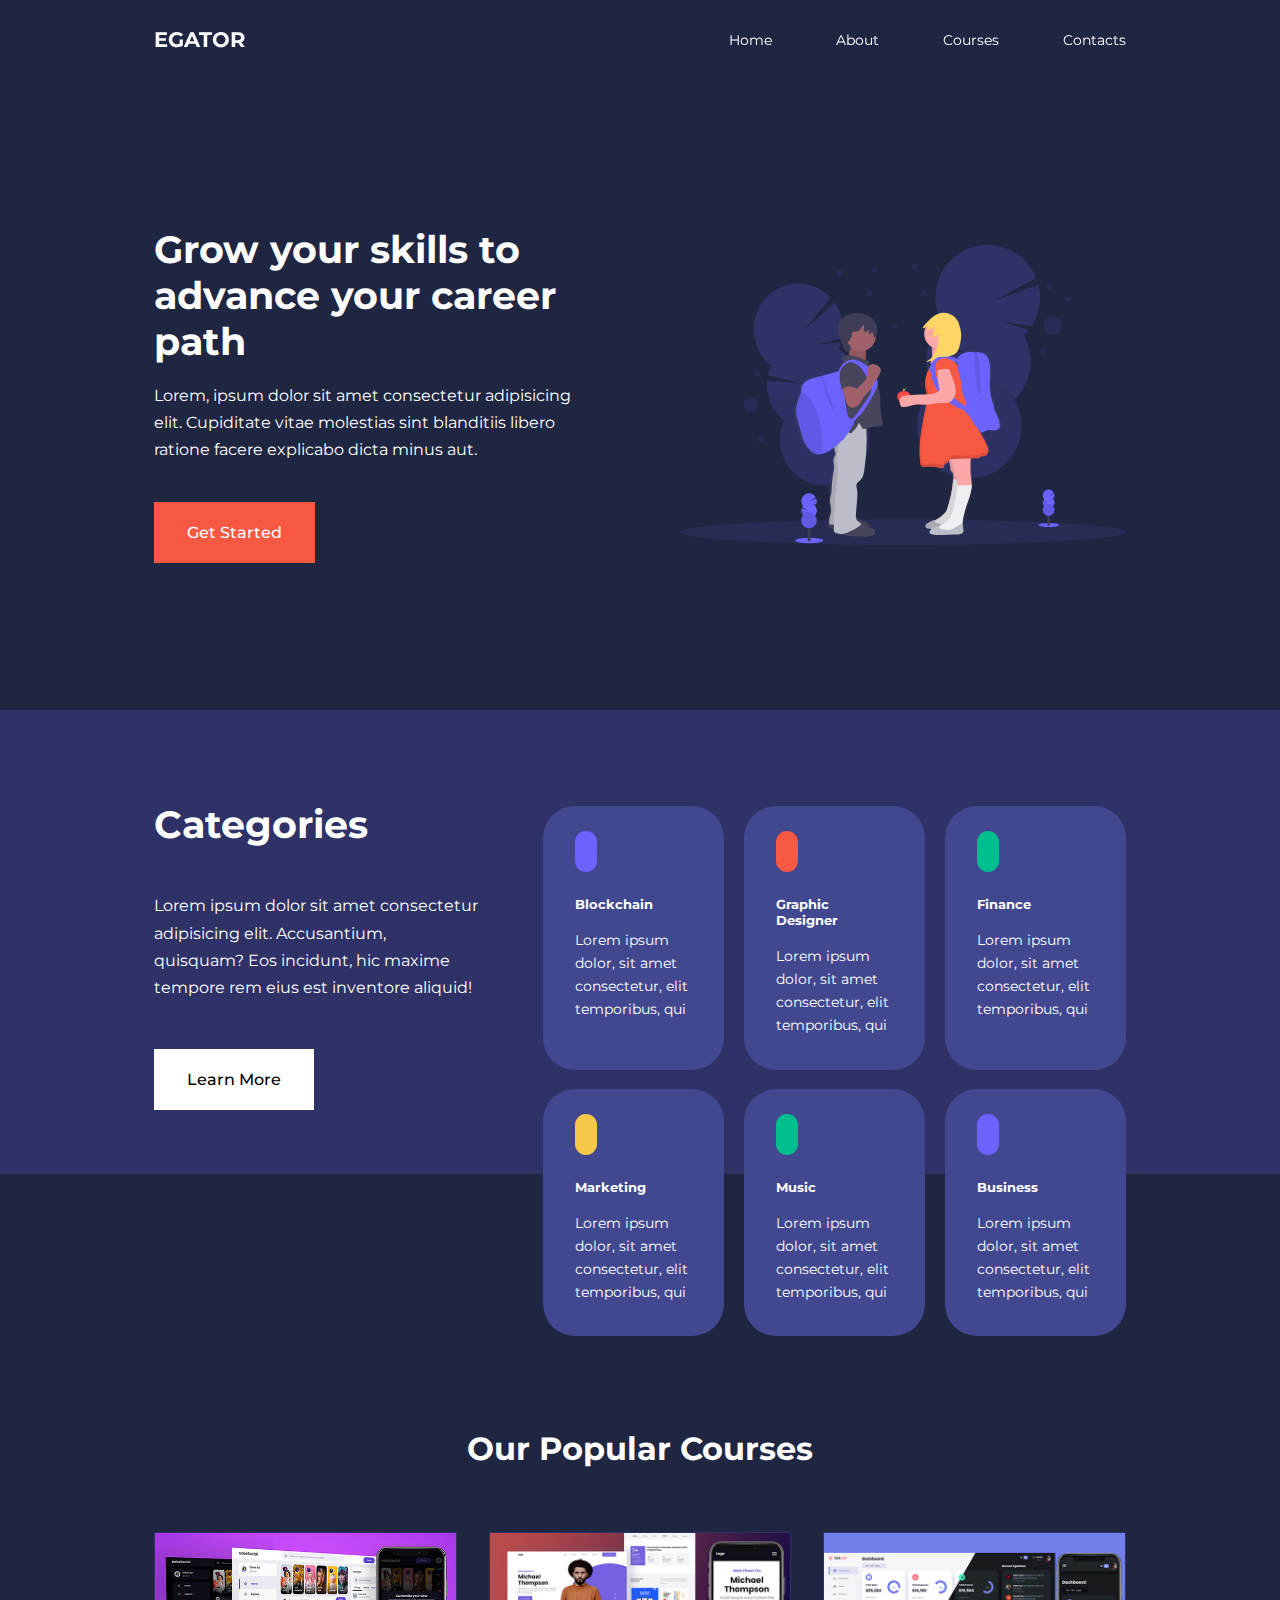
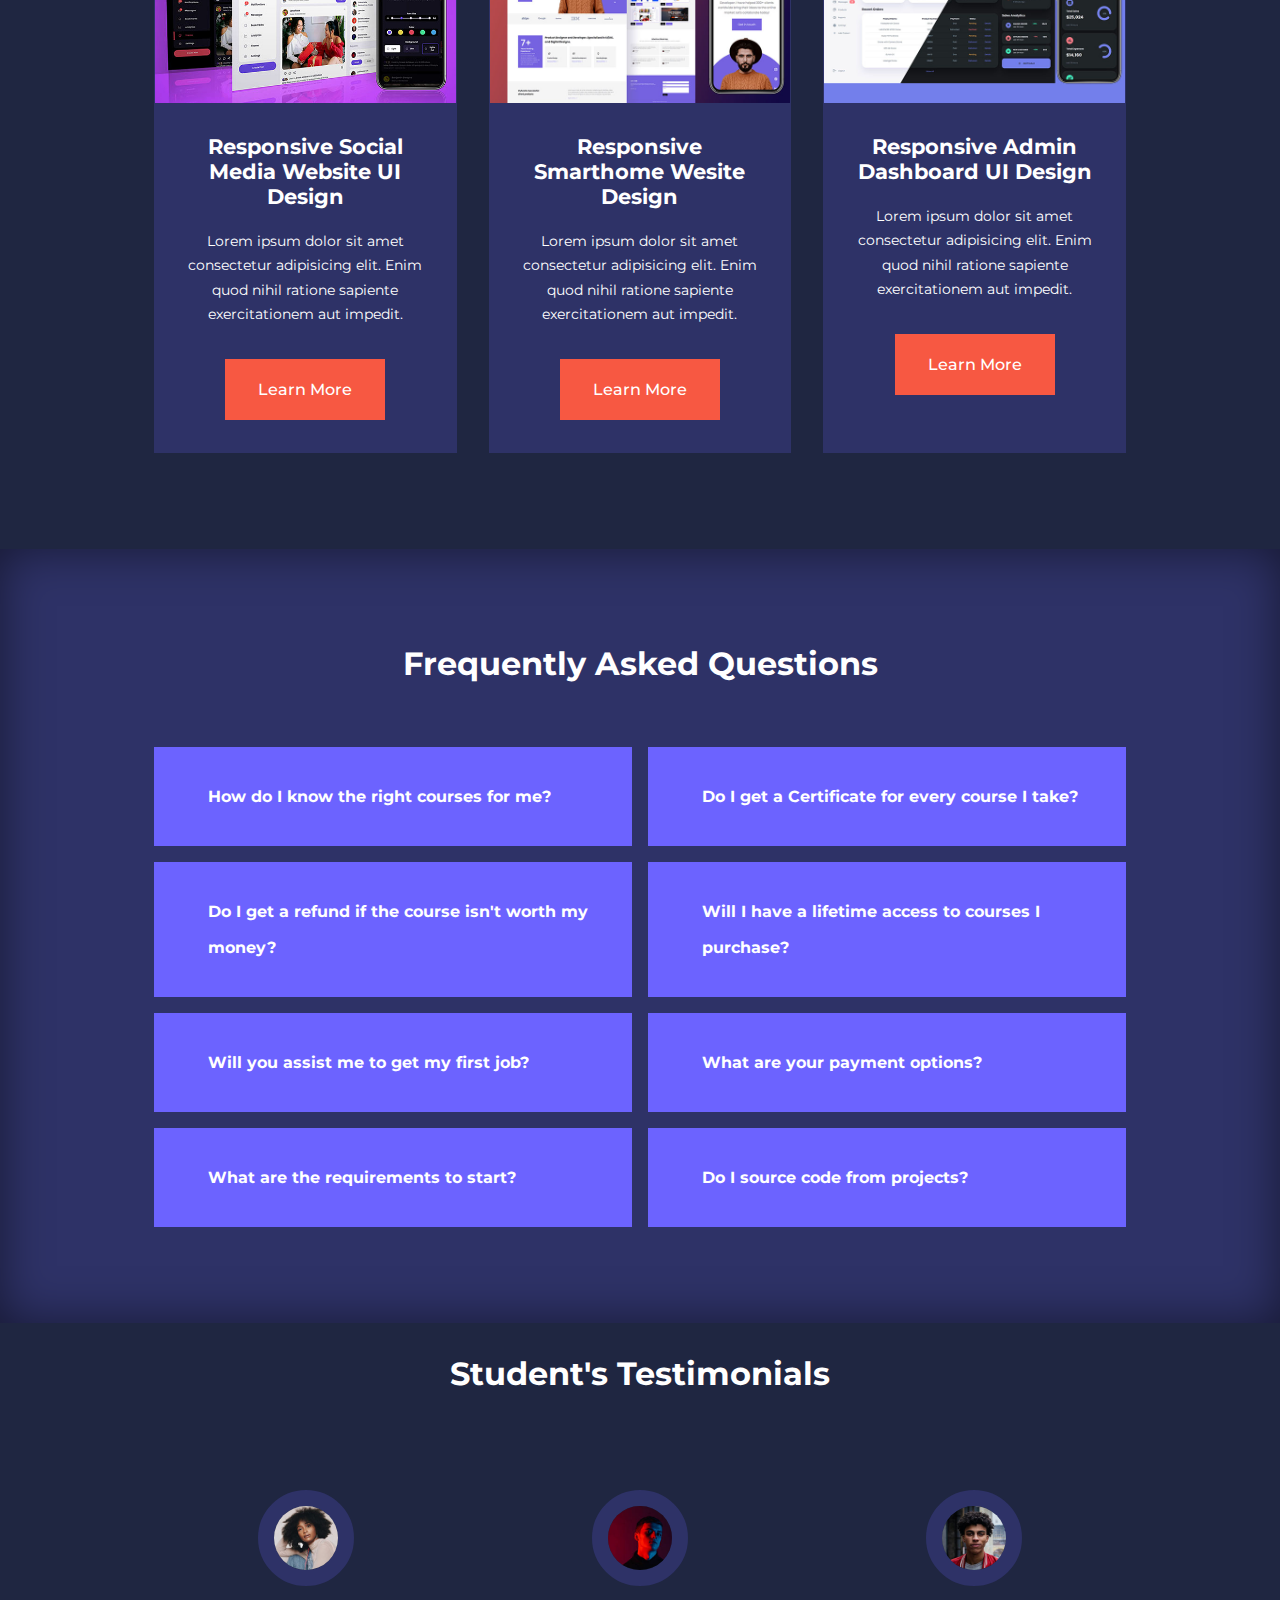
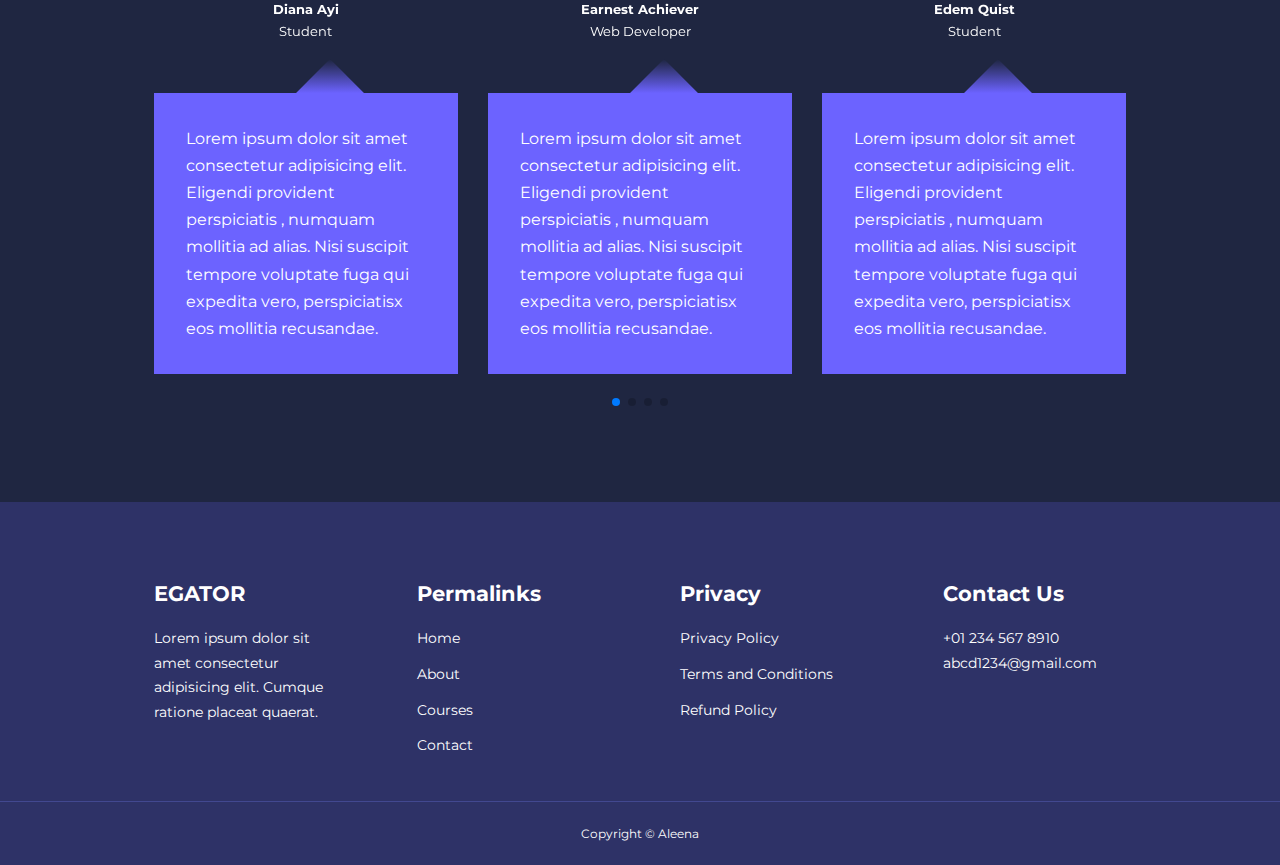
<file: index.html>
<!DOCTYPE html>
<html lang="en">
<head>
    <meta charset="UTF-8">
    <meta name="viewport" content="width=device-width, initial-scale=1.0">
    <title>Education Website</title>
    <link rel="stylesheet" href="https://unicons.iconscout.com/release/v4.0.8/css/line.css">
    <link rel="preconnect" href="https://fonts.googleapis.com">
    <link rel="preconnect" href="https://fonts.gstatic.com" crossorigin>
    <link href="https://fonts.googleapis.com/css2?family=Montserrat:wght@300;400;500;600;700;800;900&family=Poppins:wght@300;400;600;700;800&family=Rubik:wght@300;400;500;600&display=swap" rel="stylesheet">
    <link rel="stylesheet" href="https://cdn.jsdelivr.net/npm/swiper@10/swiper-bundle.min.css"/>
    <link rel="stylesheet" href="css/styles.css">

  

</head>
<body>
    <nav>
        <div class="container nav__container">
            <a href="index.html"><h4>EGATOR</h4></a>
            <ul class="nav__menu">
                <li><a href="index.html">Home</a></li>
                <li><a href="about.html">About</a></li>
                <li><a href="courses.html">Courses</a></li>
                <li><a href="contacts.html">Contacts</a></li>
        </ul>
        <button id="open-menu-btn"><i class="uil uil-bars"></i></button>
        <button id="close-menu-btn"><i class="uil uil-multiply"></i></button>

        </div>
    </nav>
<!--==============END OF NAVBAR=============-->

    <header>
        <div class="container header__container">
            <div class="header__left">
                <h1>Grow your skills to advance your career path</h1>
                <p>
                    Lorem, ipsum dolor sit amet consectetur adipisicing elit. Cupiditate vitae molestias sint blanditiis libero ratione facere explicabo dicta minus aut.
                </p>
                <a href="courses.html" class="btn btn-primary">Get Started</a>
            </div>
            <div class="header__right">
                <div class="header_right-image">
                    <img src="images/header.svg" alt="">
                </div>
            </div>
        </div>
    </header>

<!--==============END OF HEADER=============-->


<section class="categories">
    <div class="container categories__container">
        <div class="categories__left">
            <h1>Categories</h1>
            <p>Lorem ipsum dolor sit amet consectetur adipisicing elit. Accusantium, quisquam? Eos incidunt, hic maxime tempore rem eius est inventore aliquid!</p>
        <a href="#" class="btn">Learn More</a>
     </div>
        <div class="categories__right">
            <articles class="category">
                <span class="category__icon"><i class="uil uil-bitcoin-circle"></i></span>
                <h5>Blockchain</h5>
                <p>Lorem ipsum dolor, sit amet consectetur, elit temporibus, qui</p>
                
            </articles>

            <articles class="category">
                <span class="category__icon"><i class="uil uil-palette"></i></span>
                <h5>Graphic Designer</h5>
                <p>Lorem ipsum dolor, sit amet consectetur, elit temporibus, qui</p>
            </articles>

            <articles class="category">
                <span class="category__icon"><i class="uil uil-usd-circle"></i></span>
                <h5>Finance</h5>
                <p>Lorem ipsum dolor, sit amet consectetur, elit temporibus, qui</p>
            </articles>

            <articles class="category">
                <span class="category__icon"><i class="uil uil-megaphone"></i></span>
                <h5>Marketing</h5>
                <p>Lorem ipsum dolor, sit amet consectetur, elit temporibus, qui</p>
            </articles>
            
            <articles class="category">
                <span class="category__icon"><i class="uil uil-music"></i></span>
                <h5>Music</h5>
                <p>Lorem ipsum dolor, sit amet consectetur, elit temporibus, qui</p>
            </articles>

            <articles class="category">
                <span class="category__icon"><i class="uil uil-puzzle-piece"></i></span>
                <h5>Business</h5>
                <p>Lorem ipsum dolor, sit amet consectetur, elit temporibus, qui</p>
            </articles>
    </div>
    </div>
</section>

<!--==============END OF CATEGORIES=============-->

<section class="courses">
    <h2>Our Popular Courses</h2>
     <div class="container courses__container">
        <article class="course">
            <div class="course__img">
                <img src="images/course1.jpg" alt="">
            </div>
            <div class="course__info"><h4>Responsive Social Media Website UI Design</h4>
            <p>Lorem ipsum dolor sit amet consectetur adipisicing elit. Enim quod nihil ratione sapiente exercitationem aut impedit.</p>
            <a href="courses.html" class="btn btn-primary">Learn More</a>
        </div>
            
        </article>

        <article class="course">
            <div class="course__img">
                <img src="images/course2.jpg" alt="">
            </div>
            <div class="course__info"><h4>Responsive Smarthome Wesite Design</h4>
            <p>Lorem ipsum dolor sit amet consectetur adipisicing elit. Enim quod nihil ratione sapiente exercitationem aut impedit.</p>
            <a href="courses.html" class="btn btn-primary">Learn More</a>
        </div>
            
        </article>

        <article class="course">
            <div class="course__img">
                <img src="images/course3.jpg" alt="">
            </div>
            <div class="course__info"> <h4>Responsive Admin Dashboard UI Design</h4>
            <p>Lorem ipsum dolor sit amet consectetur adipisicing elit. Enim quod nihil ratione sapiente exercitationem aut impedit.</p>
            <a href="courses.html" class="btn btn-primary">Learn More</a>
        </div>
           
        </article>
     </div>
</section>


<!--==============END OF COURSES=============-->




<section class="faqs">
    <h2>Frequently Asked Questions</h2>
    <div class="container faqs__container">
        <article class="faq">
            <div class="faq__icon"><i class="uil uil-plus"></i></div> 
            <div class="question__answer">
                <h4>How do I know the right courses for me?</h4>
                <p>Lorem ipsum dolor sit amet consectetur adipisicing elit. Excepturi veniam dolores nisi quidem maxime nesciunt in sunt rem quo inventore quis eum, numquam id praesentium? Pariatur dignissimos sit velit voluptate!</p>
            </div> 
        </article>

        <article class="faq">
            <div class="faq__icon"><i class="uil uil-plus"></i></div> 
            <div class="question__answer">
                <h4>Do I get a Certificate for every course I take?</h4>
                <p>Lorem ipsum dolor sit amet consectetur adipisicing elit. Excepturi veniam dolores nisi quidem maxime nesciunt in sunt rem quo inventore quis eum, numquam id praesentium? Pariatur dignissimos sit velit voluptate!</p>
            </div> 
        </article>

        <article class="faq">
            <div class="faq__icon"><i class="uil uil-plus"></i></div> 
            <div class="question__answer">
                <h4>Do I get a refund if the course isn't worth my money?</h4>
                <p>Lorem ipsum dolor sit amet consectetur adipisicing elit. Excepturi veniam dolores nisi quidem maxime nesciunt in sunt rem quo inventore quis eum, numquam id praesentium? Pariatur dignissimos sit velit voluptate!</p>
            </div> 
        </article>

        <article class="faq">
            <div class="faq__icon"><i class="uil uil-plus"></i></div> 
            <div class="question__answer">
                <h4>Will I have a lifetime access to courses I purchase?</h4>
                <p>Lorem ipsum dolor sit amet consectetur adipisicing elit. Excepturi veniam dolores nisi quidem maxime nesciunt in sunt rem quo inventore quis eum, numquam id praesentium? Pariatur dignissimos sit velit voluptate!</p>
            </div> 
        </article>

        <article class="faq">
            <div class="faq__icon"><i class="uil uil-plus"></i></div> 
            <div class="question__answer">
                <h4>Will you assist me to get my first job?</h4>
                <p>Lorem ipsum dolor sit amet consectetur adipisicing elit. Excepturi veniam dolores nisi quidem maxime nesciunt in sunt rem quo inventore quis eum, numquam id praesentium? Pariatur dignissimos sit velit voluptate!</p>
            </div> 
        </article>

        <article class="faq">
            <div class="faq__icon"><i class="uil uil-plus"></i></div> 
            <div class="question__answer">
                <h4>What are your payment options?</h4>
                <p>Lorem ipsum dolor sit amet consectetur adipisicing elit. Excepturi veniam dolores nisi quidem maxime nesciunt in sunt rem quo inventore quis eum, numquam id praesentium? Pariatur dignissimos sit velit voluptate!</p>
            </div> 
        </article>

        <article class="faq">
            <div class="faq__icon"><i class="uil uil-plus"></i></div> 
            <div class="question__answer">
                <h4>What are the requirements to start?</h4>
                <p>Lorem ipsum dolor sit amet consectetur adipisicing elit. Excepturi veniam dolores nisi quidem maxime nesciunt in sunt rem quo inventore quis eum, numquam id praesentium? Pariatur dignissimos sit velit voluptate!</p>
            </div> 
        </article>
        
        <article class="faq">
            <div class="faq__icon"><i class="uil uil-plus"></i></div> 
            <div class="question__answer">
                <h4>Do I source code from projects?</h4>
                <p>Lorem ipsum dolor sit amet consectetur adipisicing elit. Excepturi veniam dolores nisi quidem maxime nesciunt in sunt rem quo inventore quis eum, numquam id praesentium? Pariatur dignissimos sit velit voluptate!</p>
            </div> 
        </article>

    </div>
</section>

<!--==============END OF FAQS=============-->


<section class="container testimonials__container swiper mySwiper">
    <h2>Student's Testimonials</h2>
    <div class="swiper-wrapper">
        <article class="testimonial swiper-slide">
            <div class="avatar">
                <img src="images/avatar1.jpg" alt="">
            </div>
            <div class="testimonial__info">
                <h5>Diana Ayi</h5>
                <small>Student</small>
            </div>
            <div class="testimonial__body">
                <p>Lorem ipsum dolor sit amet consectetur adipisicing elit. Eligendi provident perspiciatis , numquam mollitia ad alias. Nisi suscipit tempore voluptate fuga qui expedita vero, perspiciatisx eos mollitia recusandae.</p>
            </div>
        </article>


        <article class="testimonial swiper-slide">
            <div class="avatar">
                <img src="images/avatar2.jpg" alt="">
            </div>
            <div class="testimonial__info">
                <h5>Earnest Achiever</h5>
                <small>Web Developer</small>
            </div>
            <div class="testimonial__body">
                <p>Lorem ipsum dolor sit amet consectetur adipisicing elit. Eligendi provident perspiciatis , numquam mollitia ad alias. Nisi suscipit tempore voluptate fuga qui expedita vero, perspiciatisx eos mollitia recusandae.</p>
            </div>
        </article>


        <article class="testimonial swiper-slide">
            <div class="avatar">
                <img src="images/avatar3.jpg" alt="">
            </div>
            <div class="testimonial__info">
                <h5>Edem Quist</h5>
                <small>Student</small>
            </div>
            <div class="testimonial__body">
                <p>Lorem ipsum dolor sit amet consectetur adipisicing elit. Eligendi provident perspiciatis , numquam mollitia ad alias. Nisi suscipit tempore voluptate fuga qui expedita vero, perspiciatisx eos mollitia recusandae.</p>
            </div>
        </article>


        <article class="testimonial swiper-slide">
            <div class="avatar">
                <img src="images/avatar4.jpg" alt="">
            </div>
            <div class="testimonial__info">
                <h5>Hajia Bintu</h5>
                <small>Student</small>
            </div>
            <div class="testimonial__body">
                <p>Lorem ipsum dolor sit amet consectetur adipisicing elit. Eligendi provident perspiciatis , numquam mollitia ad alias. Nisi suscipit tempore voluptate fuga qui expedita vero, perspiciatisx eos mollitia recusandae.</p>
            </div>
        </article>


        <article class="testimonial swiper-slide">
            <div class="avatar">
                <img src="images/avatar5.jpg" alt="">
            </div>
            <div class="testimonial__info">
                <h5>Jane Doe</h5>
                <small>Student</small>
            </div>
            <div class="testimonial__body">
                <p>Lorem ipsum dolor sit amet consectetur adipisicing elit. Eligendi provident perspiciatis , numquam mollitia ad alias. Nisi suscipit tempore voluptate fuga qui expedita vero, perspiciatisx eos mollitia recusandae.</p>
            </div>
        </article>


        <article class="testimonial swiper-slide">
            <div class="avatar">
                <img src="images/avatar6.jpg" alt="">
            </div>
            <div class="testimonial__info">
                <h5>Miss Kayla</h5>
                <small>Web Developer</small>
            </div>
            <div class="testimonial__body">
                <p>Lorem ipsum dolor sit amet consectetur adipisicing elit. Eligendi provident perspiciatis , numquam mollitia ad alias. Nisi suscipit tempore voluptate fuga qui expedita vero, perspiciatisx eos mollitia recusandae.</p>
            </div>
        </article>
    </div>
    <div class="swiper-pagination"></div>
</section>


<!--==============END OF TESTIMONIALS=============-->


<footer>
    <div class="container footer__container">
        <div class="footer__1">
            <a href="index.html" class="footer__logo"><h4>EGATOR</h4></a>
            <p>Lorem ipsum dolor sit amet consectetur adipisicing elit. Cumque ratione placeat quaerat.</p>
        </div>

        <div class="footer__2">
            <h4>Permalinks</h4>
            <ul class="permalinks">
                <li><a href="index.html">Home </a></li>
                <li><a href="about.html">About</a></li>
                <li><a href="courses.html">Courses</a></li>
                <li><a href="contacts.html">Contact</a></li>
            </ul>
        </div>

        <div class="footer__3">
            <h4>Privacy</h4>
            <ul class="privacy">
                <li><a href="#">Privacy Policy</a></li>
                <li><a href="#">Terms and Conditions</a></li>
                <li><a href="#">Refund Policy</a></li>
            </ul>
        </div>

        <div class="footer__4">
            <h4>Contact Us</h4>
            <div>
                <p>+01 234 567 8910</p>
                <p>abcd1234@gmail.com</p>
            </div>
        
        
        <ul class="footer__socials">
            <li><a href="#"><i class="uil uil-facebook"></i></a></li>
            <li><a href="#"><i class="uil uil-instagram"></i></a></li>
            <li><a href="#"><i class="uil uil-twitter"></i></a></li>
            <li><a href="#"><i class="uil uil-linkedin-alt"></i></a></li>
        </ul>
        </div>
      </div>
       
      <div class="footer__copyright">
            <small>Copyright &copy; Aleena</small>
        </div>
  
</footer>
 
<!--==============END OF FOOTER=============-->


<script src="https://cdn.jsdelivr.net/npm/swiper@10/swiper-bundle.min.js"></script>
<script src="main.js"></script>
<script>
var swiper = new Swiper(".mySwiper", {
    slidesPerView: 1,
    spaceBetween: 30,
    pagination: {
      el: ".swiper-pagination",
      clickable: true,
    },
    breakpoints:{
        800: {
            slidesPerView: 2,
        },
        1200: {
            slidesPerView: 3,
        }
    }
  });
</script>
</body>
</html>
</file>
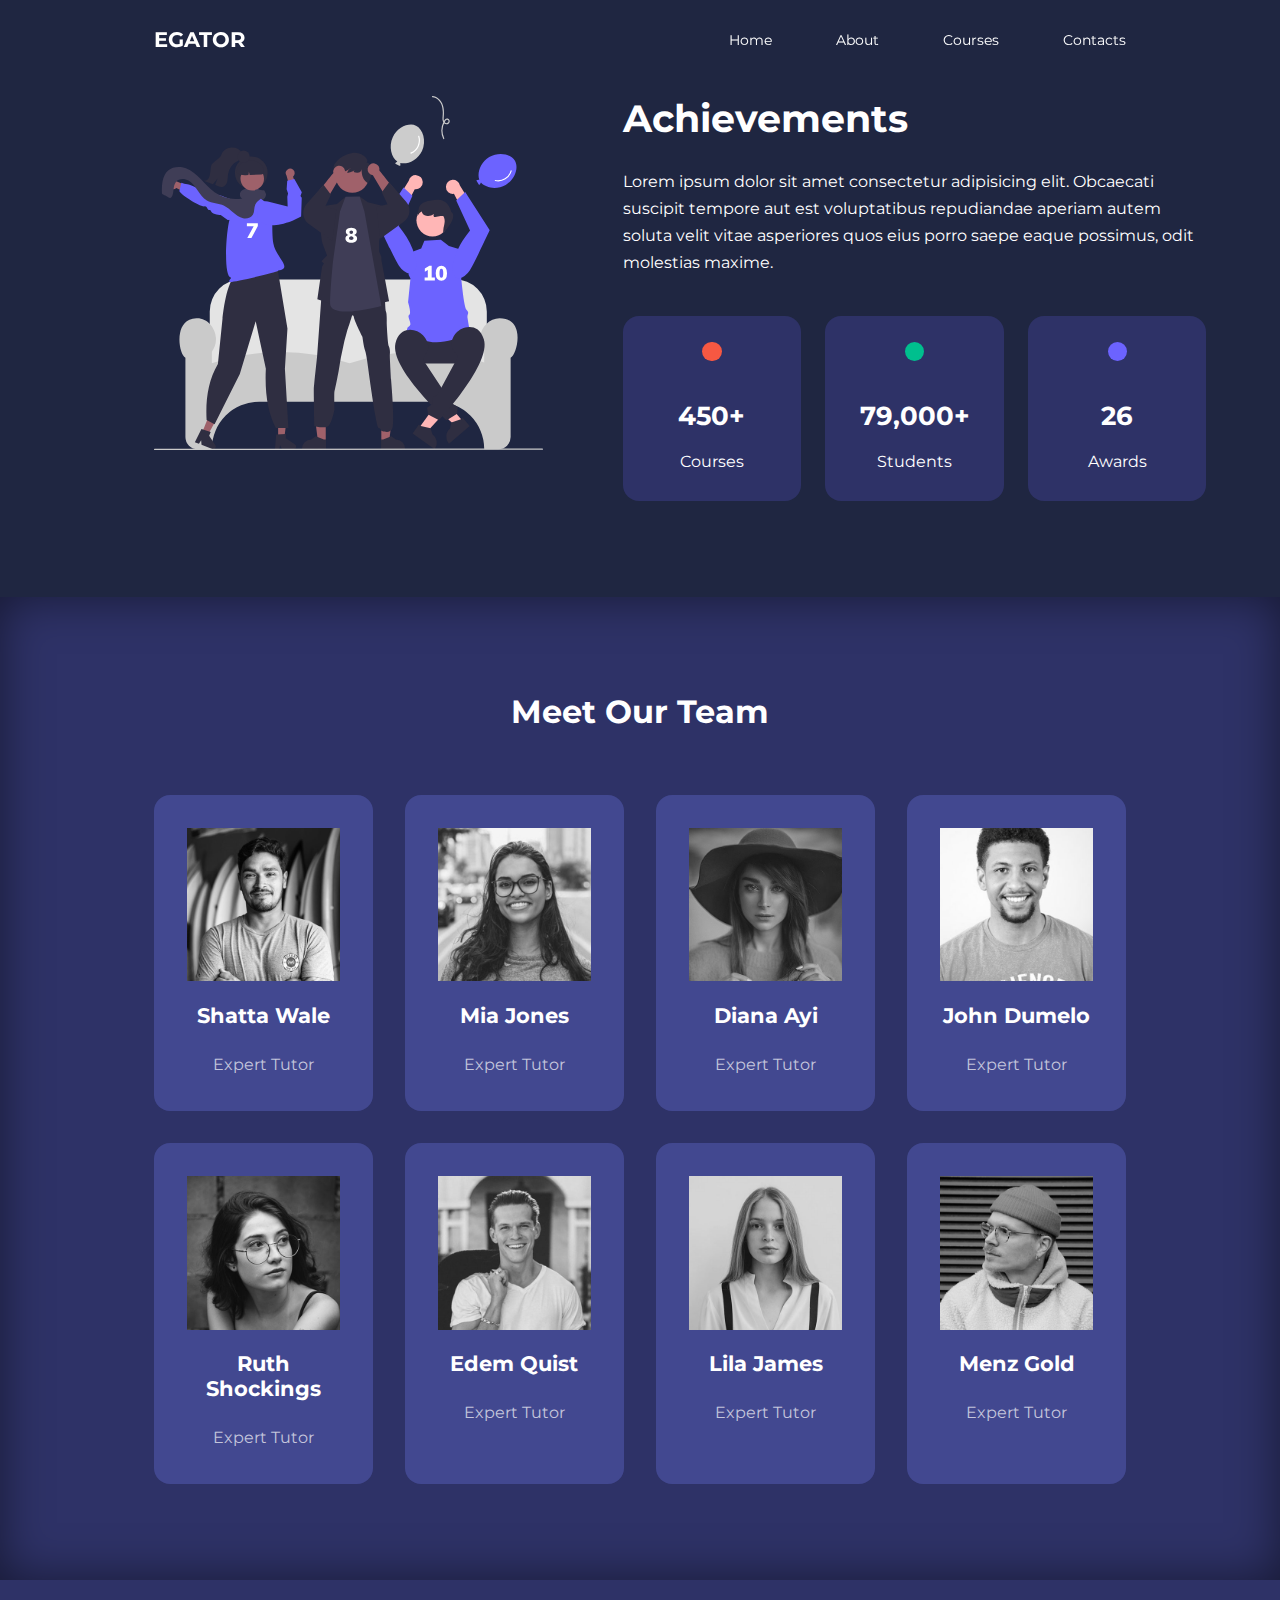
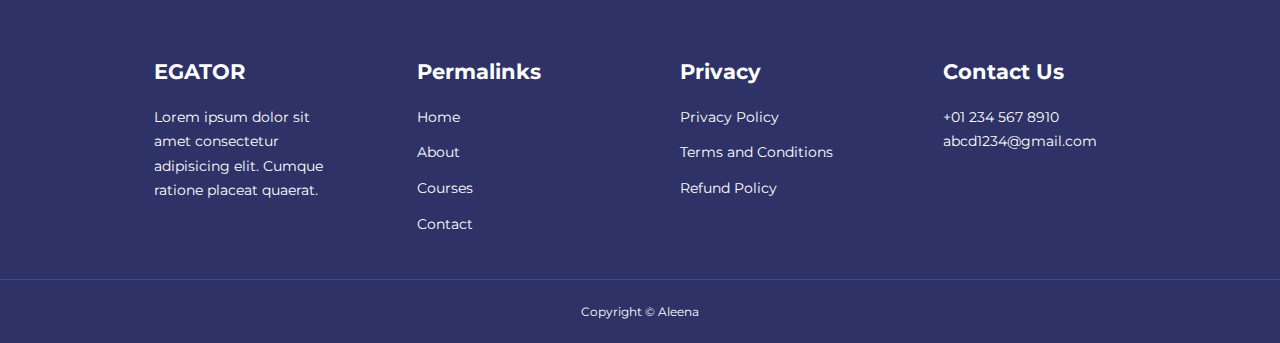
<file: about.html>
<!DOCTYPE html>
<html lang="en">
<head>
    <meta charset="UTF-8">
    <meta name="viewport" content="width=device-width, initial-scale=1.0">
    <title>Education Website</title>
    <link rel="stylesheet" href="https://unicons.iconscout.com/release/v4.0.8/css/line.css">
    <link rel="preconnect" href="https://fonts.googleapis.com">
    <link rel="preconnect" href="https://fonts.gstatic.com" crossorigin>
    <link href="https://fonts.googleapis.com/css2?family=Montserrat:wght@300;400;500;600;700;800;900&family=Poppins:wght@300;400;600;700;800&family=Rubik:wght@300;400;500;600&display=swap" rel="stylesheet">
    <link rel="stylesheet" href="https://cdn.jsdelivr.net/npm/swiper@10/swiper-bundle.min.css"/>
    <link rel="stylesheet" href="css/styles.css">
    <link rel="stylesheet" href="css/about.css">
</head>
<body>
    <nav>
        <div class="container nav__container">
            <a href="index.html"><h4>EGATOR</h4></a>
            <ul class="nav__menu">
                <li><a href="index.html">Home</a></li>
                <li><a href="about.html">About</a></li>
                <li><a href="courses.html">Courses</a></li>
                <li><a href="contacts.html">Contacts</a></li>
        </ul>
        <button id="open-menu-btn"><i class="uil uil-bars"></i></button>
        <button id="close-menu-btn"><i class="uil uil-multiply"></i></button>

        </div>
    </nav>

<!--==============END OF NAVBAR=============-->


<section class="about_achievements">
    <div class="container about__achievements-container">
        <div class="about__achievements-left">
            <img src="images/about achievements.svg" alt="">
        </div>
        <div class="about__achievements-right">
            <h1>Achievements</h1>
            <p>Lorem ipsum dolor sit amet consectetur adipisicing elit. Obcaecati suscipit tempore aut est voluptatibus repudiandae aperiam autem soluta velit vitae asperiores quos eius porro saepe eaque possimus, odit molestias maxime.</p>
            <div class="achievements__cards">
                <article class="achievement__card">
                    <span class="achievement__icon">
                        <i class="uil uil-video"></i>
                    </span>
                    <h3>450+</h3>
                    <p>Courses</p>
                </article>

                <article class="achievement__card">
                    <span class="achievement__icon">
                        <i class="uil uil-users-alt"></i>
                    </span>
                    <h3>79,000+</h3>
                    <p>Students</p>
                </article>

                <article class="achievement__card">
                    <span class="achievement__icon">
                        <i class="uil uil-trophy"></i>
                    </span>
                    <h3>26</h3>
                    <p>Awards</p>
                </article>
            </div>
        </div>
    </div>
</section>
    
<!--==============END OF ACHIEVEMENTS=============-->



<section class="team">
    <h2>Meet Our Team</h2>
    <div class="container team__container">
        <article class="team__member">
            <div class="team__member-image">
                <img src="images/tm1.jpg" alt="">
            </div>
            <div class="team__member-info">
                <h4>Shatta Wale</h4>
                <p>Expert Tutor</p>
            </div>
            <div class="team__member-socials">
                <a href="https://instagram.com" target="_blank"><i class="uil uil-instagram"></i></a>
                <a href="https://twitter.com" target="_blank"><i class="uil uil-twitter"></i></a>
                <a href="https://linkedin.com" target="_blank"><i class="uil uil-linkedin-alt"></i></a>
            </div>
        </article>
        
        <article class="team__member">
            <div class="team__member-image">
                <img src="images/tm2.jpg" alt="">
            </div>
            <div class="team__member-info">
                <h4>Mia Jones</h4>
                <p>Expert Tutor</p>
            </div>
            <div class="team__member-socials">
                <a href="https://instagram.com" target="_blank"><i class="uil uil-instagram"></i></a>
                <a href="https://twitter.com" target="_blank"><i class="uil uil-twitter"></i></a>
                <a href="https://linkedin.com" target="_blank"><i class="uil uil-linkedin-alt"></i></a>
            </div>
        </article>

        <article class="team__member">
            <div class="team__member-image">
                <img src="images/tm3.jpg" alt="">
            </div>
            <div class="team__member-info">
                <h4>Diana Ayi</h4>
                <p>Expert Tutor</p>
            </div>
            <div class="team__member-socials">
                <a href="https://instagram.com" target="_blank"><i class="uil uil-instagram"></i></a>
                <a href="https://twitter.com" target="_blank"><i class="uil uil-twitter"></i></a>
                <a href="https://linkedin.com" target="_blank"><i class="uil uil-linkedin-alt"></i></a>
            </div>
        </article>

        <article class="team__member">
            <div class="team__member-image">
                <img src="images/tm4.jpg" alt="">
            </div>
            <div class="team__member-info">
                <h4>John Dumelo</h4>
                <p>Expert Tutor</p>
            </div>
            <div class="team__member-socials">
                <a href="https://instagram.com" target="_blank"><i class="uil uil-instagram"></i></a>
                <a href="https://twitter.com" target="_blank"><i class="uil uil-twitter"></i></a>
                <a href="https://linkedin.com" target="_blank"><i class="uil uil-linkedin-alt"></i></a>
            </div>
        </article>

        <article class="team__member">
            <div class="team__member-image">
                <img src="images/tm5.jpg" alt="">
            </div>
            <div class="team__member-info">
                <h4>Ruth Shockings</h4>
                <p>Expert Tutor</p>
            </div>
            <div class="team__member-socials">
                <a href="https://instagram.com" target="_blank"><i class="uil uil-instagram"></i></a>
                <a href="https://twitter.com" target="_blank"><i class="uil uil-twitter"></i></a>
                <a href="https://linkedin.com" target="_blank"><i class="uil uil-linkedin-alt"></i></a>
            </div>
        </article>

        <article class="team__member">
            <div class="team__member-image">
                <img src="images/tm6.jpg" alt="">
            </div>
            <div class="team__member-info">
                <h4>Edem Quist</h4>
                <p>Expert Tutor</p>
            </div>
            <div class="team__member-socials">
                <a href="https://instagram.com" target="_blank"><i class="uil uil-instagram"></i></a>
                <a href="https://twitter.com" target="_blank"><i class="uil uil-twitter"></i></a>
                <a href="https://linkedin.com" target="_blank"><i class="uil uil-linkedin-alt"></i></a>
            </div>
        </article>

        <article class="team__member">
            <div class="team__member-image">
                <img src="images/tm7.jpg" alt="">
            </div>
            <div class="team__member-info">
                <h4>Lila James</h4>
                <p>Expert Tutor</p>
            </div>
            <div class="team__member-socials">
                <a href="https://instagram.com" target="_blank"><i class="uil uil-instagram"></i></a>
                <a href="https://twitter.com" target="_blank"><i class="uil uil-twitter"></i></a>
                <a href="https://linkedin.com" target="_blank"><i class="uil uil-linkedin-alt"></i></a>
            </div>
        </article>

        <article class="team__member">
            <div class="team__member-image">
                <img src="images/tm8.jpg" alt="">
            </div>
            <div class="team__member-info">
                <h4>Menz Gold</h4>
                <p>Expert Tutor</p>
            </div>
            <div class="team__member-socials">
                <a href="https://instagram.com" target="_blank"><i class="uil uil-instagram"></i></a>
                <a href="https://twitter.com" target="_blank"><i class="uil uil-twitter"></i></a>
                <a href="https://linkedin.com" target="_blank"><i class="uil uil-linkedin-alt"></i></a>
            </div>
        </article>


    </div>
</section>

<!--==============END OF TEAM=============-->


<footer>
    <div class="container footer__container">
        <div class="footer__1">
            <a href="index.html" class="footer__logo"><h4>EGATOR</h4></a>
            <p>Lorem ipsum dolor sit amet consectetur adipisicing elit. Cumque ratione placeat quaerat.</p>
        </div>

        <div class="footer__2">
            <h4>Permalinks</h4>
            <ul class="permalinks">
                <li><a href="index.html">Home </a></li>
                <li><a href="about.html">About</a></li>
                <li><a href="courses.html">Courses</a></li>
                <li><a href="contacts.html">Contact</a></li>
            </ul>
        </div>

        <div class="footer__3">
            <h4>Privacy</h4>
            <ul class="privacy">
                <li><a href="#">Privacy Policy</a></li>
                <li><a href="#">Terms and Conditions</a></li>
                <li><a href="#">Refund Policy</a></li>
            </ul>
        </div>

        <div class="footer__4">
            <h4>Contact Us</h4>
            <div>
                <p>+01 234 567 8910</p>
                <p>abcd1234@gmail.com</p>
            </div>
        
        
        <ul class="footer__socials">
            <li><a href="#"><i class="uil uil-facebook"></i></a></li>
            <li><a href="#"><i class="uil uil-instagram"></i></a></li>
            <li><a href="#"><i class="uil uil-twitter"></i></a></li>
            <li><a href="#"><i class="uil uil-linkedin-alt"></i></a></li>
        </ul>
        </div>
      </div>
       
      <div class="footer__copyright">
            <small>Copyright &copy; Aleena</small>
        </div>
  
</footer>
 
<!--==============END OF FOOTER=============-->


<script src="main.js"></script>

</body>
</html>
</file>
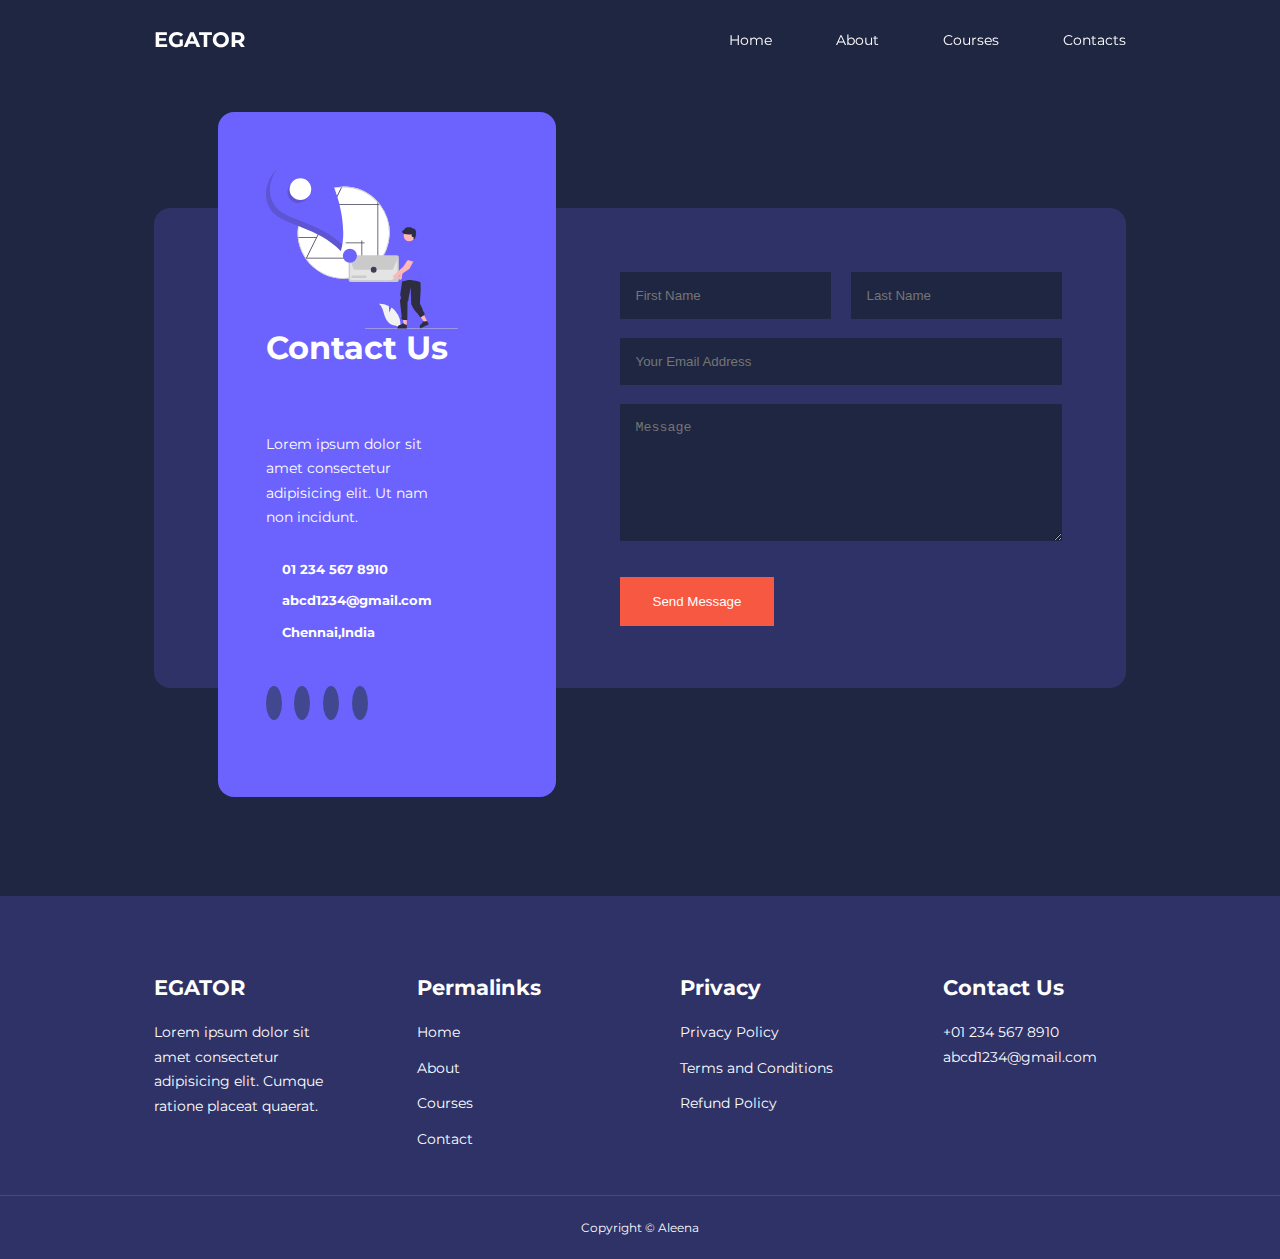
<file: contacts.html>
<!DOCTYPE html>
<html lang="en">
<head>
    <meta charset="UTF-8">
    <meta name="viewport" content="width=device-width, initial-scale=1.0">
    <title>Education Website</title>
    <link rel="stylesheet" href="https://unicons.iconscout.com/release/v4.0.8/css/line.css">
    <link rel="preconnect" href="https://fonts.googleapis.com">
    <link rel="preconnect" href="https://fonts.gstatic.com" crossorigin>
    <link href="https://fonts.googleapis.com/css2?family=Montserrat:wght@300;400;500;600;700;800;900&family=Poppins:wght@300;400;600;700;800&family=Rubik:wght@300;400;500;600&display=swap" rel="stylesheet">
    <link rel="stylesheet" href="css/styles.css">
    <link rel="stylesheet" href="css/contacts.css">
</head>
<body>
    <nav>
        <div class="container nav__container">
            <a href="index.html"><h4>EGATOR</h4></a>
            <ul class="nav__menu">
                <li><a href="index.html">Home</a></li>
                <li><a href="about.html">About</a></li>
                <li><a href="courses.html">Courses</a></li>
                <li><a href="contacts.html">Contacts</a></li>
        </ul>
        <button id="open-menu-btn"><i class="uil uil-bars"></i></button>
        <button id="close-menu-btn"><i class="uil uil-multiply"></i></button>

        </div>
    </nav>

<!--==============END OF NAVBAR=============-->



<section class="contact">
    <div class="container contact__container">
        <aside class="contact__aside">
            <div class="aside__image">
                <img src="images/contact.svg" alt="">
            <h2>Contact Us</h2>
            <p>
                Lorem ipsum dolor sit amet consectetur adipisicing elit. Ut nam non incidunt.
            </p>
            <ul class="contact__details">
                <li>
                    <i class="uil uil-phone-times"></i>
                    <h5>01 234 567 8910</h5>
                </li>
                <li>
                    <i class="uil uil-envelope"></i>
                    <h5>abcd1234@gmail.com</h5>
                </li>
                <li>
                    <i class="uil uil-location-point"></i>
                    <h5>Chennai,India</h5>
                </li>
            </ul>
            <ul class="contact__socials">
                <li><a href="https://facebook.com">
                    <i class="uil uil-facebook"></i>
                </a></li>

                <li><a href="https://instagram.com">
                    <i class="uil uil-instagram"></i>
                </a></li>

                <li><a href="https://twitter.com">
                    <i class="uil uil-twitter"></i>
                </a></li>

                <li><a href="https://linkedin.com">
                    <i class="uil uil-linkedin-alt"></i>
                </a></li>
            </ul>
            </div>
        </aside>


        <form action="https://formspree.io/f/mwkdoyra" method="post" class="contact__form">
            <div class="form__name">
                <input type="text" name="First Name" placeholder="First Name">
                <input type="text" name="Last Name" placeholder="Last Name">
            </div>
            <input type="email" name="Email Address" placeholder="Your Email Address" required>
            <textarea name="Message" rows="7" placeholder="Message" required></textarea>
            <button type="submit" class="btn btn-primary">Send Message</button>
        </form>


    </div>
</section>












<footer>
    <div class="container footer__container">
        <div class="footer__1">
            <a href="index.html" class="footer__logo"><h4>EGATOR</h4></a>
            <p>Lorem ipsum dolor sit amet consectetur adipisicing elit. Cumque ratione placeat quaerat.</p>
        </div>

        <div class="footer__2">
            <h4>Permalinks</h4>
            <ul class="permalinks">
                <li><a href="index.html">Home </a></li>
                <li><a href="about.html">About</a></li>
                <li><a href="courses.html">Courses</a></li>
                <li><a href="contacts.html">Contact</a></li>
            </ul>
        </div>

        <div class="footer__3">
            <h4>Privacy</h4>
            <ul class="privacy">
                <li><a href="#">Privacy Policy</a></li>
                <li><a href="#">Terms and Conditions</a></li>
                <li><a href="#">Refund Policy</a></li>
            </ul>
        </div>

        <div class="footer__4">
            <h4>Contact Us</h4>
            <div>
                <p>+01 234 567 8910</p>
                <p>abcd1234@gmail.com</p>
            </div>
        
        
        <ul class="footer__socials">
            <li><a href="#"><i class="uil uil-facebook"></i></a></li>
            <li><a href="#"><i class="uil uil-instagram"></i></a></li>
            <li><a href="#"><i class="uil uil-twitter"></i></a></li>
            <li><a href="#"><i class="uil uil-linkedin-alt"></i></a></li>
        </ul>
        </div>
      </div>
       
      <div class="footer__copyright">
            <small>Copyright &copy; Aleena</small>
        </div>
  
</footer>
 
<!--==============END OF FOOTER=============-->


<script src="main.js"></script>

</body>
</html>
</file>
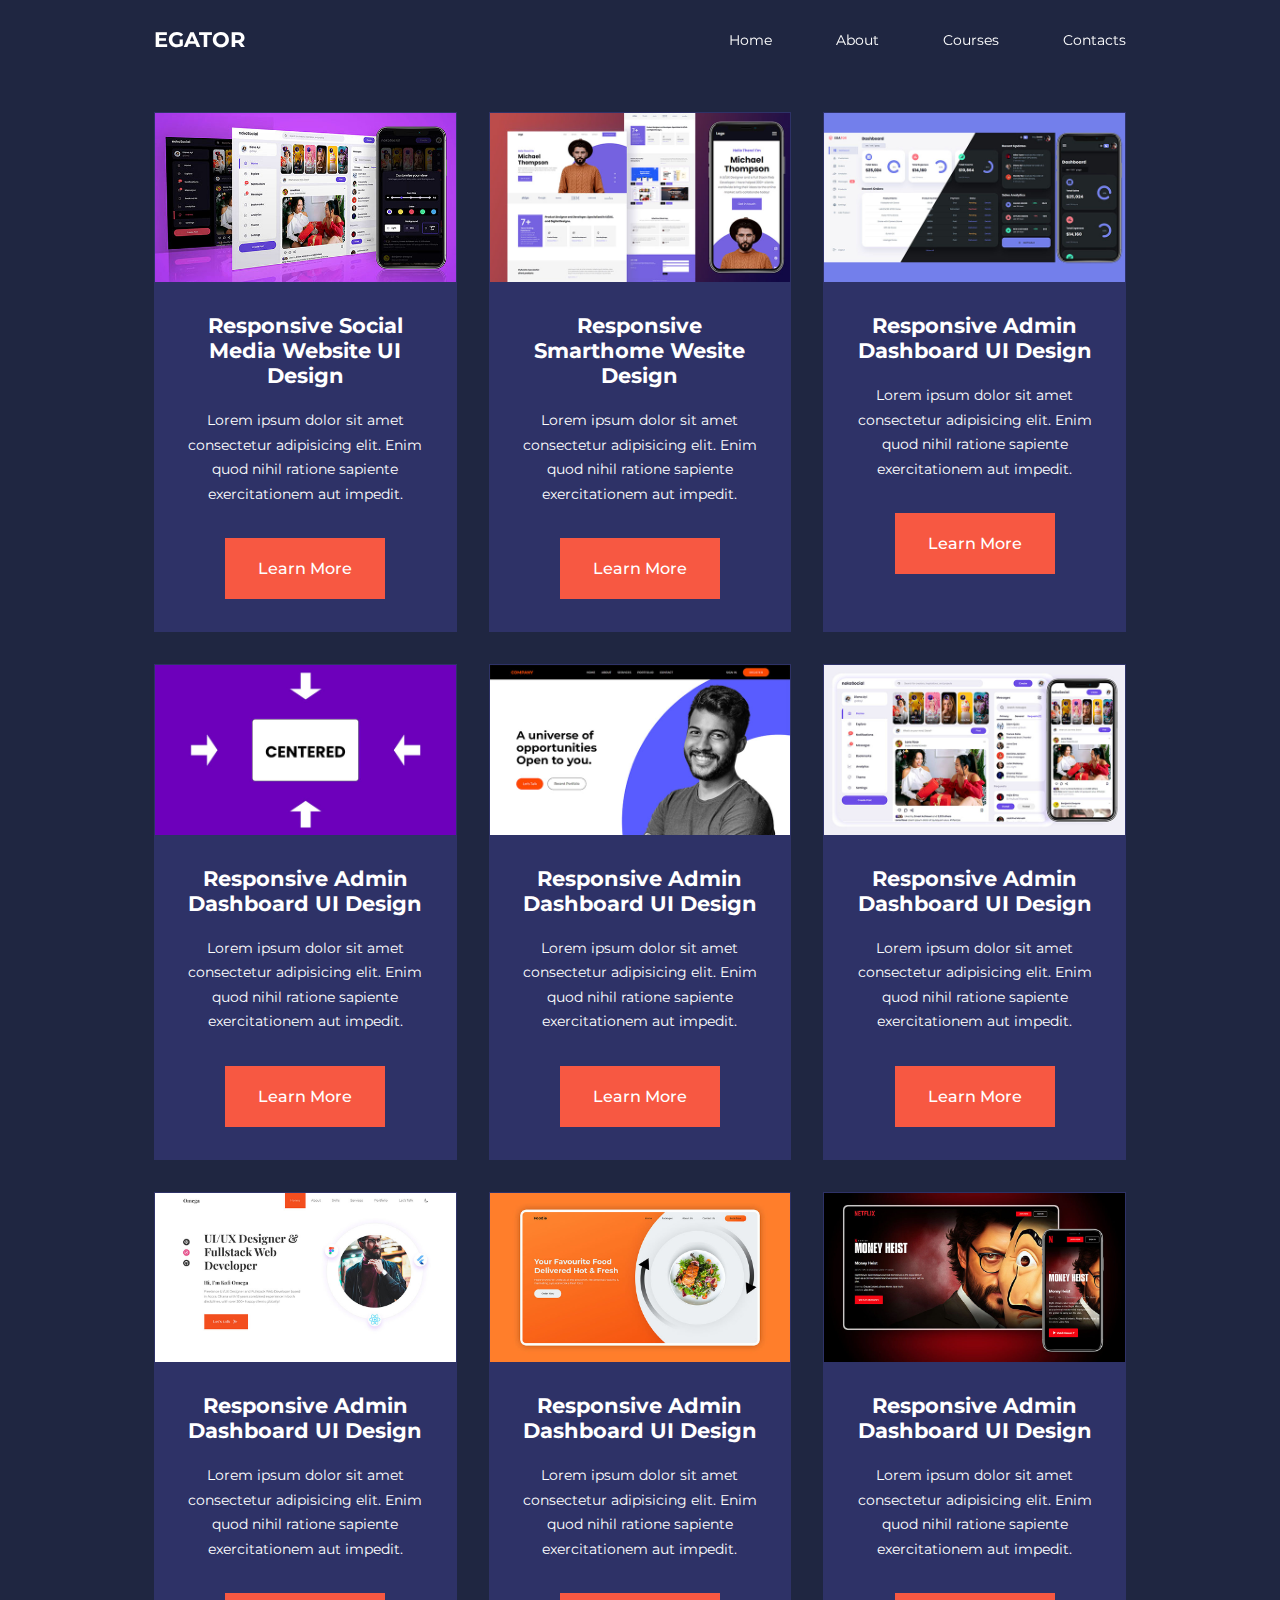
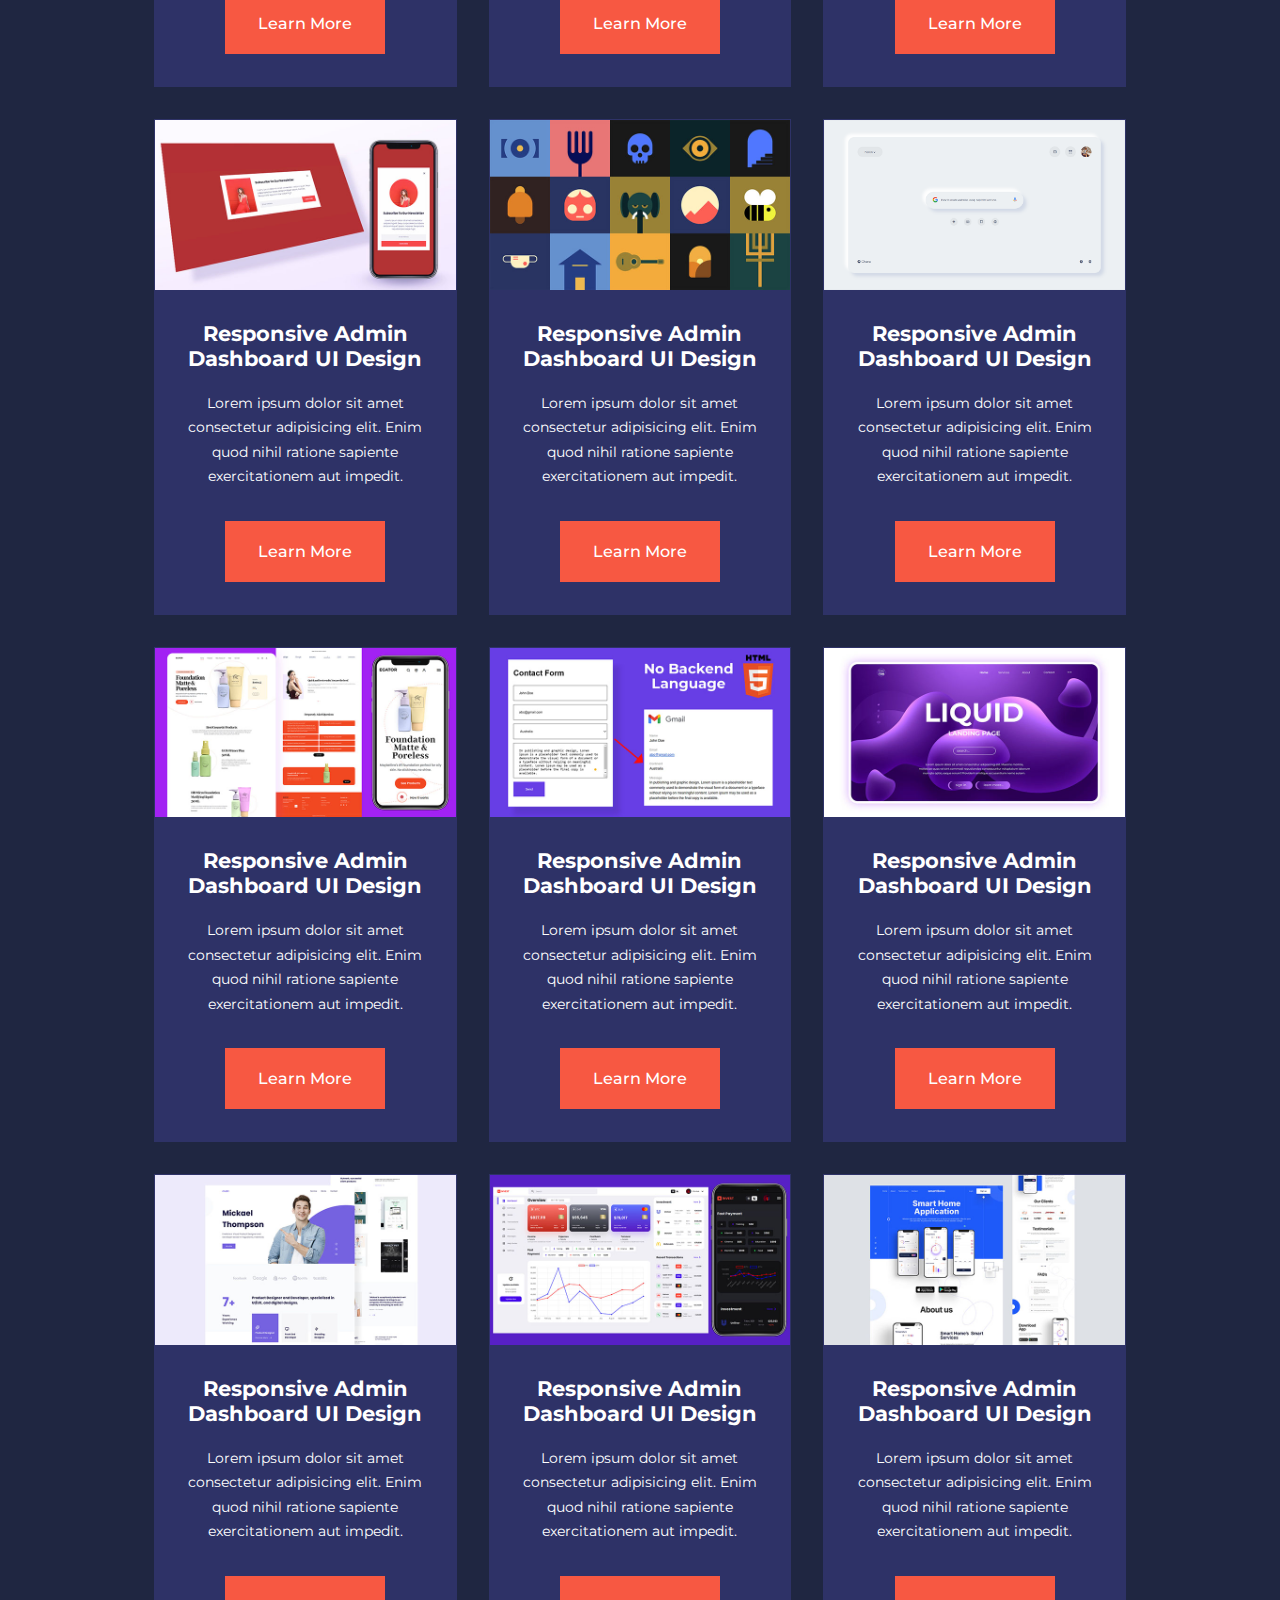
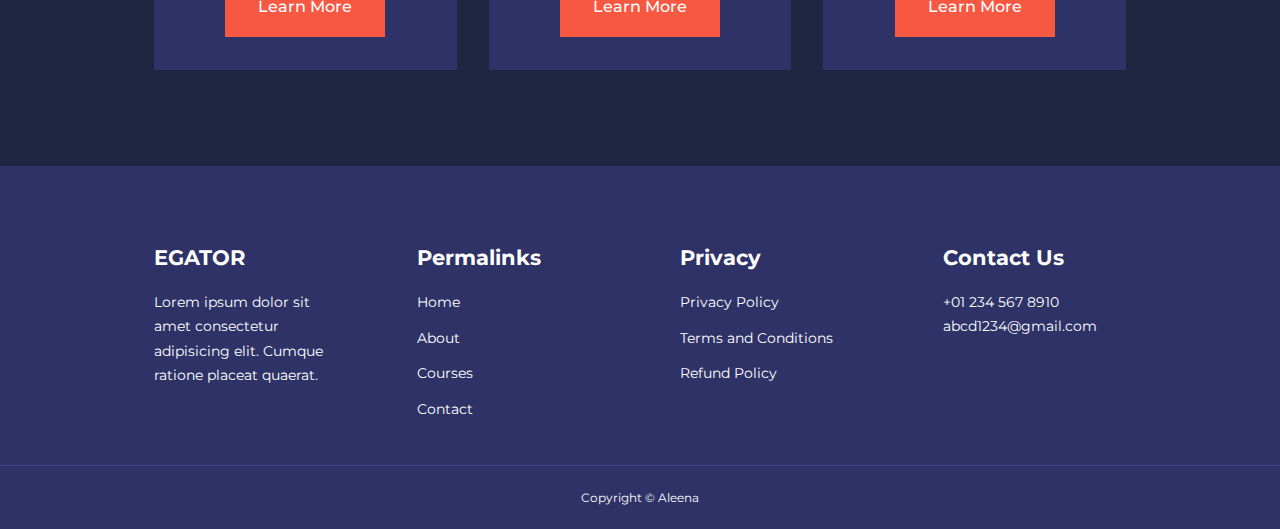
<file: courses.html>
<!DOCTYPE html>
<html lang="en">
<head>
    <meta charset="UTF-8">
    <meta name="viewport" content="width=device-width, initial-scale=1.0">
    <title>Education Website</title>
    <link rel="stylesheet" href="https://unicons.iconscout.com/release/v4.0.8/css/line.css">
    <link rel="preconnect" href="https://fonts.googleapis.com">
    <link rel="preconnect" href="https://fonts.gstatic.com" crossorigin>
    <link href="https://fonts.googleapis.com/css2?family=Montserrat:wght@300;400;500;600;700;800;900&family=Poppins:wght@300;400;600;700;800&family=Rubik:wght@300;400;500;600&display=swap" rel="stylesheet">
    <link rel="stylesheet" href="https://cdn.jsdelivr.net/npm/swiper@10/swiper-bundle.min.css"/>
    <link rel="stylesheet" href="css/styles.css">

    <style>
        .courses{
            margin-top: 1rem;
        }
    </style>
</head>
<body>
    <nav>
        <div class="container nav__container">
            <a href="index.html"><h4>EGATOR</h4></a>
            <ul class="nav__menu">
                <li><a href="index.html">Home</a></li>
                <li><a href="about.html">About</a></li>
                <li><a href="courses.html">Courses</a></li>
                <li><a href="contacts.html">Contacts</a></li>
        </ul>
        <button id="open-menu-btn"><i class="uil uil-bars"></i></button>
        <button id="close-menu-btn"><i class="uil uil-multiply"></i></button>

        </div>
    </nav>

<!--==============END OF NAVBAR=============-->



<section class="courses">
     <div class="container courses__container">
        <article class="course">
            <div class="course__img">
                <img src="images/course1.jpg" alt="">
            </div>
            <div class="course__info"><h4>Responsive Social Media Website UI Design</h4>
            <p>Lorem ipsum dolor sit amet consectetur adipisicing elit. Enim quod nihil ratione sapiente exercitationem aut impedit.</p>
            <a href="courses.html" class="btn btn-primary">Learn More</a>
        </div>
            
        </article>

        <article class="course">
            <div class="course__img">
                <img src="images/course2.jpg" alt="">
            </div>
            <div class="course__info"><h4>Responsive Smarthome Wesite Design</h4>
            <p>Lorem ipsum dolor sit amet consectetur adipisicing elit. Enim quod nihil ratione sapiente exercitationem aut impedit.</p>
            <a href="courses.html" class="btn btn-primary">Learn More</a>
        </div>
            
        </article>

        <article class="course">
            <div class="course__img">
                <img src="images/course3.jpg" alt="">
            </div>
            <div class="course__info"> <h4>Responsive Admin Dashboard UI Design</h4>
            <p>Lorem ipsum dolor sit amet consectetur adipisicing elit. Enim quod nihil ratione sapiente exercitationem aut impedit.</p>
            <a href="courses.html" class="btn btn-primary">Learn More</a>
        </div>
           
        </article>

        <article class="course">
            <div class="course__img">
                <img src="images/course4.jpg" alt="">
            </div>
            <div class="course__info"> <h4>Responsive Admin Dashboard UI Design</h4>
            <p>Lorem ipsum dolor sit amet consectetur adipisicing elit. Enim quod nihil ratione sapiente exercitationem aut impedit.</p>
            <a href="courses.html" class="btn btn-primary">Learn More</a>
        </div>
           
        </article>

        <article class="course">
            <div class="course__img">
                <img src="images/course5.jpg" alt="">
            </div>
            <div class="course__info"> <h4>Responsive Admin Dashboard UI Design</h4>
            <p>Lorem ipsum dolor sit amet consectetur adipisicing elit. Enim quod nihil ratione sapiente exercitationem aut impedit.</p>
            <a href="courses.html" class="btn btn-primary">Learn More</a>
        </div>
           
        </article>

        <article class="course">
            <div class="course__img">
                <img src="images/course6.jpg" alt="">
            </div>
            <div class="course__info"> <h4>Responsive Admin Dashboard UI Design</h4>
            <p>Lorem ipsum dolor sit amet consectetur adipisicing elit. Enim quod nihil ratione sapiente exercitationem aut impedit.</p>
            <a href="courses.html" class="btn btn-primary">Learn More</a>
        </div>
           
        </article>

        <article class="course">
            <div class="course__img">
                <img src="images/course7.jpg" alt="">
            </div>
            <div class="course__info"> <h4>Responsive Admin Dashboard UI Design</h4>
            <p>Lorem ipsum dolor sit amet consectetur adipisicing elit. Enim quod nihil ratione sapiente exercitationem aut impedit.</p>
            <a href="courses.html" class="btn btn-primary">Learn More</a>
        </div>
           
        </article>

        <article class="course">
            <div class="course__img">
                <img src="images/course8.jpg" alt="">
            </div>
            <div class="course__info"> <h4>Responsive Admin Dashboard UI Design</h4>
            <p>Lorem ipsum dolor sit amet consectetur adipisicing elit. Enim quod nihil ratione sapiente exercitationem aut impedit.</p>
            <a href="courses.html" class="btn btn-primary">Learn More</a>
        </div>
           
        </article>

        <article class="course">
            <div class="course__img">
                <img src="images/course9.jpg" alt="">
            </div>
            <div class="course__info"> <h4>Responsive Admin Dashboard UI Design</h4>
            <p>Lorem ipsum dolor sit amet consectetur adipisicing elit. Enim quod nihil ratione sapiente exercitationem aut impedit.</p>
            <a href="courses.html" class="btn btn-primary">Learn More</a>
        </div>
           
        </article>

        <article class="course">
            <div class="course__img">
                <img src="images/course10.jpg" alt="">
            </div>
            <div class="course__info"> <h4>Responsive Admin Dashboard UI Design</h4>
            <p>Lorem ipsum dolor sit amet consectetur adipisicing elit. Enim quod nihil ratione sapiente exercitationem aut impedit.</p>
            <a href="courses.html" class="btn btn-primary">Learn More</a>
        </div>
           
        </article>

        <article class="course">
            <div class="course__img">
                <img src="images/course11.jpg" alt="">
            </div>
            <div class="course__info"> <h4>Responsive Admin Dashboard UI Design</h4>
            <p>Lorem ipsum dolor sit amet consectetur adipisicing elit. Enim quod nihil ratione sapiente exercitationem aut impedit.</p>
            <a href="courses.html" class="btn btn-primary">Learn More</a>
        </div>
           
        </article>

        <article class="course">
            <div class="course__img">
                <img src="images/course12.jpg" alt="">
            </div>
            <div class="course__info"> <h4>Responsive Admin Dashboard UI Design</h4>
            <p>Lorem ipsum dolor sit amet consectetur adipisicing elit. Enim quod nihil ratione sapiente exercitationem aut impedit.</p>
            <a href="courses.html" class="btn btn-primary">Learn More</a>
        </div>
           
        </article>

        <article class="course">
            <div class="course__img">
                <img src="images/course13.jpg" alt="">
            </div>
            <div class="course__info"> <h4>Responsive Admin Dashboard UI Design</h4>
            <p>Lorem ipsum dolor sit amet consectetur adipisicing elit. Enim quod nihil ratione sapiente exercitationem aut impedit.</p>
            <a href="courses.html" class="btn btn-primary">Learn More</a>
        </div>
           
        </article>

        <article class="course">
            <div class="course__img">
                <img src="images/course14.jpg" alt="">
            </div>
            <div class="course__info"> <h4>Responsive Admin Dashboard UI Design</h4>
            <p>Lorem ipsum dolor sit amet consectetur adipisicing elit. Enim quod nihil ratione sapiente exercitationem aut impedit.</p>
            <a href="courses.html" class="btn btn-primary">Learn More</a>
        </div>
           
        </article>

        <article class="course">
            <div class="course__img">
                <img src="images/course15.jpg" alt="">
            </div>
            <div class="course__info"> <h4>Responsive Admin Dashboard UI Design</h4>
            <p>Lorem ipsum dolor sit amet consectetur adipisicing elit. Enim quod nihil ratione sapiente exercitationem aut impedit.</p>
            <a href="courses.html" class="btn btn-primary">Learn More</a>
        </div>
           
        </article>

        <article class="course">
            <div class="course__img">
                <img src="images/course16.jpg" alt="">
            </div>
            <div class="course__info"> <h4>Responsive Admin Dashboard UI Design</h4>
            <p>Lorem ipsum dolor sit amet consectetur adipisicing elit. Enim quod nihil ratione sapiente exercitationem aut impedit.</p>
            <a href="courses.html" class="btn btn-primary">Learn More</a>
        </div>
           
        </article>

        <article class="course">
            <div class="course__img">
                <img src="images/course17.jpg" alt="">
            </div>
            <div class="course__info"> <h4>Responsive Admin Dashboard UI Design</h4>
            <p>Lorem ipsum dolor sit amet consectetur adipisicing elit. Enim quod nihil ratione sapiente exercitationem aut impedit.</p>
            <a href="courses.html" class="btn btn-primary">Learn More</a>
        </div>
           
        </article>

        <article class="course">
            <div class="course__img">
                <img src="images/course18.jpg" alt="">
            </div>
            <div class="course__info"> <h4>Responsive Admin Dashboard UI Design</h4>
            <p>Lorem ipsum dolor sit amet consectetur adipisicing elit. Enim quod nihil ratione sapiente exercitationem aut impedit.</p>
            <a href="courses.html" class="btn btn-primary">Learn More</a>
        </div>
           
        </article>
     </div>
</section>


<!--==============END OF COURSES=============-->




<footer>
    <div class="container footer__container">
        <div class="footer__1">
            <a href="index.html" class="footer__logo"><h4>EGATOR</h4></a>
            <p>Lorem ipsum dolor sit amet consectetur adipisicing elit. Cumque ratione placeat quaerat.</p>
        </div>

        <div class="footer__2">
            <h4>Permalinks</h4>
            <ul class="permalinks">
                <li><a href="index.html">Home </a></li>
                <li><a href="about.html">About</a></li>
                <li><a href="courses.html">Courses</a></li>
                <li><a href="contacts.html">Contact</a></li>
            </ul>
        </div>

        <div class="footer__3">
            <h4>Privacy</h4>
            <ul class="privacy">
                <li><a href="#">Privacy Policy</a></li>
                <li><a href="#">Terms and Conditions</a></li>
                <li><a href="#">Refund Policy</a></li>
            </ul>
        </div>

        <div class="footer__4">
            <h4>Contact Us</h4>
            <div>
                <p>+01 234 567 8910</p>
                <p>abcd1234@gmail.com</p>
            </div>
        
        
        <ul class="footer__socials">
            <li><a href="#"><i class="uil uil-facebook"></i></a></li>
            <li><a href="#"><i class="uil uil-instagram"></i></a></li>
            <li><a href="#"><i class="uil uil-twitter"></i></a></li>
            <li><a href="#"><i class="uil uil-linkedin-alt"></i></a></li>
        </ul>
        </div>
      </div>
       
      <div class="footer__copyright">
            <small>Copyright &copy; Aleena</small>
        </div>
  
</footer>
 
<!--==============END OF FOOTER=============-->


<script src="main.js"></script>

</body>
</html>
</file>
<file: css/styles.css>
*{
    margin: 0;
    padding: 0;
    border: 0;
    outline: 0;
    text-decoration: none;
    list-style: none;
    box-sizing: border-box;
}

:root{
    --color-primary: #6c63ff;
    --color-success: #00bf8e;
    --color-warning: #f7c94b;
    --color-danger: #f75842;
    --color-danger-variant: rgba(247,88,66,0.4);
    --color-white: #fff;
    --color-light: rgba(255,255,255,0.7);
    --color-black: #000;
    --color-bg: #1f2641;
    --color-bg1: #2e3267;
    --color-bg2: #424890;

    --container-width-lg: 76%;
    --container-width-md: 90%;
    --container-width-sm: 94%;

    --transition: all 400ms ease;
}


body{
    font-family: "Montserrat",sans-serif;
    line-height: 1.7;
    color: var(--color-white);
    background: var(--color-bg);
}

.container{
    width: var(--container-width-lg);
    margin:0 auto;

}

section{
    padding: 6rem 0;
}

section h2{
    text-align: center;
    margin-bottom: 4rem;
}

h1,h2,h3,h4,h5{
    line-height: 1.2;
}

h1{
    font-size: 2.4rem;
}

h2{
    font-size: 2rem;
}

h3{
    font-size: 1.6rem;
}

h4{
    font-size: 1.3rem;
}

a{
    color: var(--color-white);
}

img{
    width: 100%;
    display: block;
    object-fit: cover;
}

.btn{
    display: inline-block;
    background: var(--color-white);
    color: var(--color-black);
    padding: 1rem 2rem;
    border: 1px solid transparent;
    font-weight: 500;
    transition: var(--transition);
}

.btn:hover{
    background: transparent;
    color: var(--color-white);
    border-color: var(--color-white);
}

.btn-primary{
    background-color: var(--color-danger);
    color: var(--color-white);
}

/*================NAVBAR===============*/

nav{
    background: transparent;
    width: 100vw;
    height: 5rem;
    position: fixed;
    top: 0;
    z-index: 11;
}

.window-scroll{
    background: var(--color-primary);
    box-shadow: 0 1rem 2rem rgba(0,0,0,0.2);
}
.nav__container{
    height: 100%;
    display: flex;
    justify-content: space-between;
    align-items: center;
}

nav button{
    display: none;
}

.nav__menu{
    display: flex;
    align-items: center;
    gap: 4rem;
}

.nav__menu a{
    font-size: 0.9rem;
    transition: var(--transition);
}

.nav__menu a:hover{
    color: var(--color-bg2);

}


/*====================HEADER======================*/
header{
    position: relative;
    top: 5rem;
    overflow: hidden;
    height: 70vh;
    margin-bottom: 5rem;
}

.header__container{
    display: grid;
    grid-template-columns: 1fr 1fr;
    align-items: center;
    gap: 5rem;
    height: 100%;
}

.header__left p{
    margin: 1rem 0 2.4rem;
}


/*=====================CATEGORIES==================*/
.categories{
    background: var(--color-bg1);
    height: 29rem; 
}

.categories h1{
    line-height: 1;
    margin-bottom: 3rem;

}

.categories__container{
    display: grid;
    grid-template-columns: 40% 60%;
   
}

.categories__left{
    margin-right: 4rem;
}

.categories__left p{
    margin: 1rem 0 3rem;
}

.categories__right{
    display: grid;
    grid-template-columns: repeat(3,1fr);
    gap: 1.2rem;
}

.category{
    background: var(--color-bg2);
    padding: 2rem;
    border-radius: 2rem;
    transition: var(--transition);
}

.category:hover{
    box-shadow: 0 3rem 3rem rgba(0,0,0,0.3);
    z-index: 1;
}

.category:nth-child(2) .category__icon{
    background: var(--color-danger);
}
.category:nth-child(3) .category__icon{
    background: var(--color-success);
}
.category:nth-child(4) .category__icon{
    background: var(--color-warning);
}
.category:nth-child(5) .category__icon{
    background: var(--color-success);
}

.category__icon{
    background-color: var(--color-primary);
    padding: 0.7rem;
    border-radius: 0.9rem;
}

.category h5{
    margin: 2rem 0 1rem;
}

.category p {
    font-size: 0.85rem;
}

/*=====================POPULAR COURSES==================*/

.courses{
    margin-top: 10rem;
}

.courses__container{
    display: grid;
    grid-template-columns: repeat(3,1fr);
    gap: 2rem;
}

.course{
    background: var(--color-bg1);
    text-align: center;
    border: 1px solid transparent;
}

.course:hover{
    background: transparent;
    border-color: var(--color-primary);
    transition: var(--transition);
}
.course__info{
    padding: 2rem;
}

.course__info p{
    margin:  1.2rem 0 2rem;
    font-size: 0.9rem;
}

/*=====================FAQS==================*/

.faqs{
    background: var(--color-bg1);
    box-shadow: inset 0 0 3rem rgba(0,0,0,0.5);
}

.faqs__container{
    display: grid;
    grid-template-columns: 1fr 1fr;
    gap: 1rem;
}

.faq{
    padding: 2rem;
    display: flex;
    align-items: center;
    gap: 1.4rem;
    height: fit-content;
    background: var(--color-primary);
    cursor: pointer;

}

.faq h4{
    font-size: 1rem;
    line-height: 2.2;
}

.faq__icon{
    align-self: flex-start;
    font-size: 1.2rem;
}

.faq p{
    margin-top: 0.8rem;
    display: none;
}

.faq.open p {
    display: block;
}

/*=====================TESTIMONIALS==================*/

.testimonials__container{
    overflow-x: hidden;
    position: relative;
    margin-bottom: 5rem;  
    margin-top: 2rem; 
}

.testimonial{
    padding-top: 2rem;
    margin-bottom: 3rem;
}

.avatar{
    width: 6rem;
    height: 6rem;
    border-radius: 50%;
    overflow: hidden;
    margin: 0 auto 1rem;
    border: 1rem solid var(--color-bg1);
}

.testimonial__info{
    text-align: center;
}

.testimonial__body{
    background: var(--color-primary);
    padding: 2rem;
    margin-top: 3rem;
    position: relative;
}

.testimonial__body::before{
    content: "";
    display: block;
    background: linear-gradient(135deg,transparent,var(--color-primary),var(--color-primary));
    width: 3rem;
    height: 3rem;
    position: absolute;
    left: 50%;
    top: -1.5rem;
    transform: rotate(45deg);

}

/*=====================FOOTER==================*/

footer{
    background: var(--color-bg1);
    padding-top: 5rem;
    font-size: 0.9rem;
}

.footer__container{
    display: grid;
    grid-template-columns: repeat(4,1fr); 
    gap: 5rem;
}

.footer__container>div h4{
    margin-bottom: 1.2rem;
}

.footer__1 p{
    margin: 0 0 2rem;
}

footer ul li{
    margin-bottom: 0.7rem;
}

footer ul li a:hover{
    text-decoration: underline;
}

.footer__socials{
    display: flex;
    gap: 1rem;
    font-size: 1.2rem;
    margin-top: 2rem;
}

.footer__copyright{
    text-align: center;
    margin-top: 2rem;
    padding: 1.2rem 0;
    border-top: 1px solid var(--color-bg2);
}

/*=====================MEDIA QUERIES(TABLETS)==================*/


@media screen  and (max-width: 1024px){
    .container{
        width: var(--container-width-md);
    }    
    h1{
        font-size: 2.2rem;
    }
    h2{
        font-size: 1.7rem;
    }
    h3{
        font-size: 1.4rem;
    }
    h4{
        font-size: 1.2rem;
    }

    nav button{
        display: inline-block;
        background: transparent;
        font-size: 1.8rem;
        color: var(--color-white);
        cursor: pointer;
    }

    nav button#close-menu-btn{
        display: none;
    }
    .nav__menu{
        position: fixed;
        top: 5rem;
        right: 5%;
        height: fit-content;
        width: 18rem;
        flex-direction: column;
        gap: 0;
        display: none;
    }
    
    .nav__menu li{
        width: 100%;
        height: 5.8rem;
        animation: animateNavItems 400ms linear forwards;
        transform-origin: top right;
        opacity: 0;
    }

    .nav__menu li:nth-child(2){
        animation-delay: 200ms;
    }
    
    .nav__menu li:nth-child(3){
        animation-delay: 400ms;
    }

    .nav__menu li:nth-child(4){
        animation-delay: 600ms;
    }

    @keyframes animateNavItems {
        0% {
            transform: rotateZ(-90deg) rotateX(90deg) scale(0.1);
        }

        100% {
            transform: rotateZ(0) rotateX(0) scale(1);
            opacity: 1;
        }
    }

    .nav__menu li a{
        background: var(--color-primary);
        box-shadow: -4rem 6rem 10rem rgba(0,0,0,0.6);
        width: 100%;
        height: 100%;
        display: grid;
        place-items: center;
    }

    .nav__menu li a:hover{
        background: var(--color-bg2);
        color: var(--color-white);
    }

    header{
        height: 52vh;
        margin-bottom: 4rem;
    }

    .header__container{
        gap: 0;
        padding-bottom: 3rem;
    }

    .categories{
        height: auto;
    }
    
    .categories__container{
        grid-template-columns: 1fr;
        gap: 3rem;
    }

    .categories__left{
        margin-right: 0;
    }

    .courses{
        margin-top: 0;
       
    }

    .courses__container{
        grid-template-columns: 1fr 1fr;
    }

    .faqs__container
    {
        grid-template-columns: 1fr;
    }

    .faq{
        padding: 1rem;
    }
    
    .footer__container{
        grid-template-columns: 1fr 1fr;
    }
}


@media screen and (max-width:600px){
    .container{
        width: var(--container-width-sm);
    }

    .nav__menu{
        right: 3%;
    }

    header{
        height: 100vh;
    }
    .header__container{
        grid-template-columns: 1fr;
        text-align: center;
        margin-top: 0;
    }

    .header__left p{
        margin-bottom: 4.3rem;
    }

    .categories__right{
        grid-template-columns: 1fr 1fr;
        gap: 0.7rem;
    }

    .category{
        padding: 1rem;
        border-radius: 1rem;
    }

    .category__icon{
        margin-top: 4px;
        display: inline-block;
    }

    .courses__container{
        grid-template-columns: 1fr;
    }

    .testimonial__body{
        padding: 1.2rem;
    }

    .footer__container{
        grid-template-columns: 1fr;
        text-align: center;
        gap: 2rem;
    }

    .footer__1 p{
        margin: 1rem auto;
    }

    .footer__socials{
        justify-content: center;
    }
}
</file>
<file: css/about.css>
/*==============ACHIEVEMENTS==============*/

.about__achievements{
    margin-top: 3rem;
}

.about__achievements-container{
    display: grid;
    grid-template-columns: 40% 60%;
    gap: 5rem;
}

.about__achievements-right > p{
    margin: 1.6rem 0 2.5rem;
}

.achievements__cards{
    display: grid;
    grid-template-columns: repeat(3,1fr);
    gap: 1.5rem;
}

.achievement__card{
        background: var(--color-bg1);
        padding: 1.6rem;
        border-radius: 1rem;
        text-align: center;
        transition: var(--transition);
}

.achievement__card:hover{
    background-color: var(--color-bg2);
    box-shadow: 0 3rem 3rem rgba(0,0,0,0.3)
}

.achievement__icon{
    background: var(--color-danger);
    padding: 0.6rem;
    border-radius: 1rem;
    display: inline-block;
    margin-bottom: 2rem;
    font-size: 2rem;
}

.achievement__card:nth-child(2) .achievement__icon{
    background: var(--color-success);
}

.achievement__card:nth-child(3) .achievement__icon{
    background: var(--color-primary);
}

.achievement__card p{
    margin-top: 1rem;
}

  /*===============TEAM=============*/

.team{
    background: var(--color-bg1);
    box-shadow: inset 0 0 3rem rgba(0,0,0,0.5);
}

.team__container{
    display: grid;
    grid-template-columns: repeat(4,1fr);
    gap: 2rem;
}

.team__member{
    background: var(--color-bg2);
    padding: 2rem;
    border: 1px solid transparent;
    position: relative;
    overflow: hidden;
    border-radius: 1rem; 
}

.team__member:hover{
    background: transparent;
    border-color: var(--color-primary) ;
}

.team__member-image img{
    filter: saturate(0);
}

.team__member:hover img{
    filter: saturate(1);
}

.team__member-info *{
    text-align: center;
    margin-top: 1.4rem;
}

.team__member-info p{
    color: var(--color-light);
}

.team__member-socials{
    position: absolute;
    top: 50%;
    transform: translateY(-50%);
    right: -100%;
    display: flex;
    flex-direction: column;
    background: var(--color-primary);
    border-radius: 1rem 0 0 1rem;
    box-shadow: -2rem 0 2rem rgba(0,0,0,0.3);
    transition: var(--transition);
}

.team__member:hover .team__member-socials{
    right: 0;
}
.team__member-socials a{
    padding: 1rem;
    
}

/*============= MEDIA QUERIES =============*/

@media screen and (max-width:1024px) {
    .about__achievements{
        margin-top: 2rem;
    }

    .about__achievements-container{
        grid-template-columns: 1fr;
        gap: 4rem;
    }
    .about__achievements-left{
        width: 80%;
        margin: 0 auto;
    }

    .team__container{
        grid-template-columns: repeat(3,1fr);
        gap: 1.5rem;
    }

    .team__member{
        padding: 1rem;
    }
}


@media screen and (max-width:600px) {
    .achievement__cards{
        grid-template-columns: 1fr 1fr;
        gap: 0.7rem;
    }

    .team__container{
        grid-template-columns: 1fr 1fr;
        gap: 0.7rem;
    }

    .team__member{
        padding: 0;
    }
}
</file>
<file: css/contacts.css>
.contact__container{
    background: var(--color-bg1);
    padding: 4rem;
    display: grid;
    grid-template-columns: 40% 60%;
    gap: 4rem;
    height: 30rem;
    margin: 7rem auto;
    border-radius: 1rem;
}


.contact__aside{
    background: var(--color-primary);
    padding: 3rem;
    border-radius: 1rem;
    position: relative;
    bottom: 10rem;
}

.aside__image{
    width: 12rem;
    margin-bottom: 2rem;
}

.contact__aside h2{
    text-align: left;
}

.contact__aside p{
    font-size: 0.9rem;
    margin-bottom: 2rem;
}

.contact__details li{
    display: flex;
    gap: 1rem;
    align-items: center;
    margin-bottom: 1rem;
}

.contact__socials{
    display: flex;
    gap: 0.8rem;
    margin-top: 3rem;
}

.contact__socials a{
    background: var(--color-bg2);
    padding: 0.5rem;
    border-radius: 50%;
    font-size: 0.9rem;
    transition: var(--transition);
}

.contact__socials a:hover{
    background: transparent;
}

.contact__form{
    display: flex;
    flex-direction: column;
    gap: 1.2rem;
    margin-right: 4rem;
}

.form__name{
    display: flex;
    gap: 1.2rem;
}

.contact__form input[type = "text"]{
    width: 50%;
}

input,textarea{
    width: 100%;
    padding: 1rem;
    background: var(--color-bg);
    color: var(--color-white);
}

.contact__form .btn{
    width: max-content;
    cursor: pointer;
    margin-top: 1rem;
}

@media screen and (max-width:1024px) {
    .contact{
        padding-bottom: 0;
    }

    .contact__container{
        gap: 1.5rem;
        margin-top: 3rem;
        height: auto;
        padding: 1.5rem;
    }

    .contact__aside{
        width: auto;
        padding: 1.5rem;
        bottom: 0;
    }

    .contact__form{
        align-self: center;
        margin-right: 1.5rem;
    }
}


@media screen and (max-width:600px) {

    .contact__container{
        grid-template-columns: 1fr;
        gap: 3rem;
        margin-top: 0;
        padding: 0;
    }

    .contact__form{
        margin: 0 1.5rem 3rem;
    }

    .form__name{
        flex-direction: column;
    }

    .form__name input[type = "text"]{
        width: 100%;
    }
}
</file>
